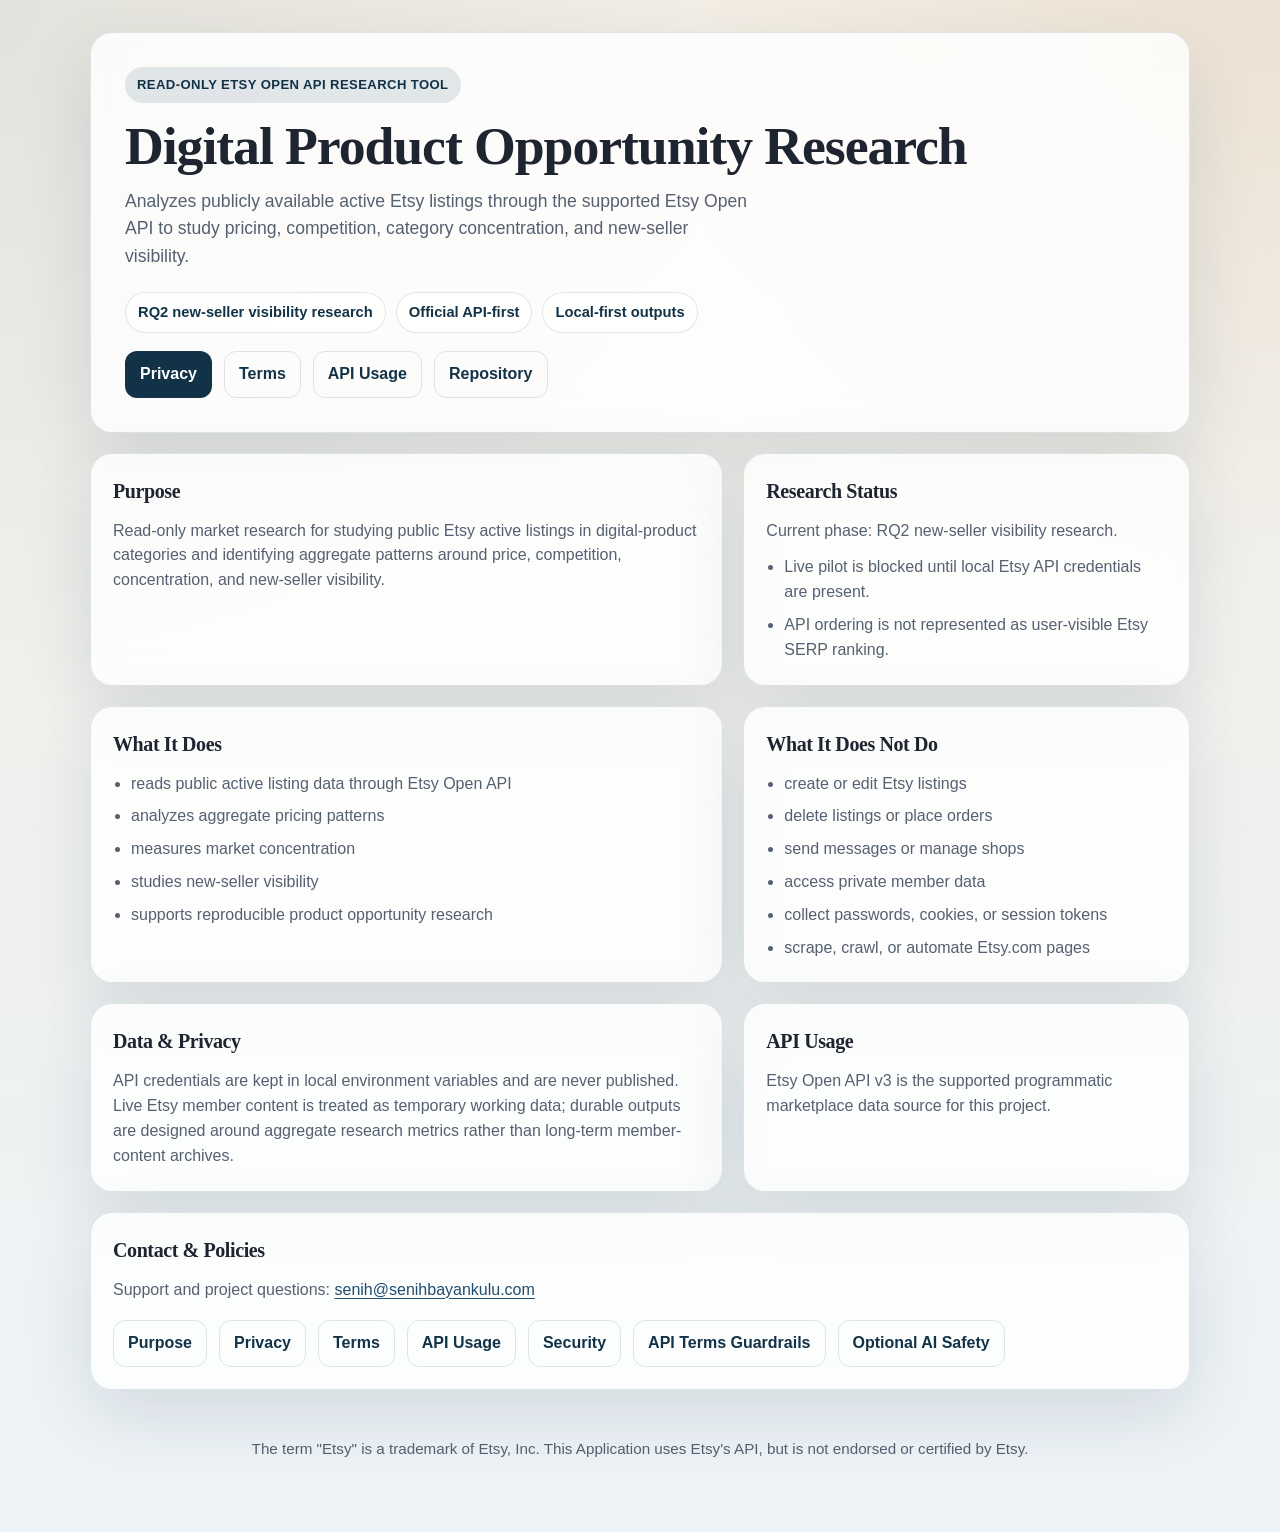
<file: docs/index.html>
<!doctype html>
<html lang="en">
  <head>
    <meta charset="utf-8" />
    <meta name="viewport" content="width=device-width, initial-scale=1" />
    <title>Digital Product Opportunity Research</title>
    <meta
      name="description"
      content="Read-only Etsy Open API research tool for public active listing analysis, pricing, competition, concentration, and new-seller visibility."
    />
    <link rel="stylesheet" href="styles.css" />
  </head>
  <body>
    <main class="page shell">
      <section class="hero">
        <span class="eyebrow">Read-only Etsy Open API research tool</span>
        <h1>Digital Product Opportunity Research</h1>
        <p class="subtitle">
          Analyzes publicly available active Etsy listings through the supported Etsy Open API to study pricing,
          competition, category concentration, and new-seller visibility.
        </p>
        <div class="meta">
          <span class="chip">RQ2 new-seller visibility research</span>
          <span class="chip">Official API-first</span>
          <span class="chip">Local-first outputs</span>
        </div>
        <nav class="nav" aria-label="Primary">
          <a class="button-link" href="privacy.html">Privacy</a>
          <a class="button-link secondary" href="https://github.com/senih25/etsy-digital-product-opportunity-research/blob/main/TERMS.md" target="_blank" rel="noreferrer">Terms</a>
          <a class="button-link secondary" href="api-usage.html">API Usage</a>
          <a
            class="button-link secondary"
            href="https://github.com/senih25/etsy-digital-product-opportunity-research"
            target="_blank"
            rel="noreferrer"
          >
            Repository
          </a>
        </nav>
      </section>

      <section class="grid" aria-label="Project summary">
        <article class="card span-7">
          <h2>Purpose</h2>
          <p>
            Read-only market research for studying public Etsy active listings in digital-product categories and
            identifying aggregate patterns around price, competition, concentration, and new-seller visibility.
          </p>
        </article>

        <article class="card span-5">
          <h2>Research Status</h2>
          <p>Current phase: RQ2 new-seller visibility research.</p>
          <ul class="list">
            <li>Live pilot is blocked until local Etsy API credentials are present.</li>
            <li>API ordering is not represented as user-visible Etsy SERP ranking.</li>
          </ul>
        </article>

        <article class="card span-7">
          <h2>What It Does</h2>
          <ul class="list">
            <li>reads public active listing data through Etsy Open API</li>
            <li>analyzes aggregate pricing patterns</li>
            <li>measures market concentration</li>
            <li>studies new-seller visibility</li>
            <li>supports reproducible product opportunity research</li>
          </ul>
        </article>

        <article class="card span-5">
          <h2>What It Does Not Do</h2>
          <ul class="list">
            <li>create or edit Etsy listings</li>
            <li>delete listings or place orders</li>
            <li>send messages or manage shops</li>
            <li>access private member data</li>
            <li>collect passwords, cookies, or session tokens</li>
            <li>scrape, crawl, or automate Etsy.com pages</li>
          </ul>
        </article>

        <article class="card span-7">
          <h2>Data &amp; Privacy</h2>
          <p>
            API credentials are kept in local environment variables and are never published. Live Etsy member content
            is treated as temporary working data; durable outputs are designed around aggregate research metrics rather
            than long-term member-content archives.
          </p>
        </article>

        <article class="card span-5">
          <h2>API Usage</h2>
          <p>Etsy Open API v3 is the supported programmatic marketplace data source for this project.</p>
        </article>

        <article class="card span-12">
          <h2>Contact &amp; Policies</h2>
          <p>Support and project questions: <a href="mailto:senih@senihbayankulu.com">senih@senihbayankulu.com</a></p>
          <div class="nav">
            <a class="button-link secondary" href="https://github.com/senih25/etsy-digital-product-opportunity-research/blob/main/PURPOSE.md" target="_blank" rel="noreferrer">Purpose</a>
            <a class="button-link secondary" href="https://github.com/senih25/etsy-digital-product-opportunity-research/blob/main/PRIVACY.md" target="_blank" rel="noreferrer">Privacy</a>
            <a class="button-link secondary" href="https://github.com/senih25/etsy-digital-product-opportunity-research/blob/main/TERMS.md" target="_blank" rel="noreferrer">Terms</a>
            <a class="button-link secondary" href="https://github.com/senih25/etsy-digital-product-opportunity-research/blob/main/API-USAGE.md" target="_blank" rel="noreferrer">API Usage</a>
            <a class="button-link secondary" href="https://github.com/senih25/etsy-digital-product-opportunity-research/blob/main/SECURITY.md" target="_blank" rel="noreferrer">Security</a>
            <a class="button-link secondary" href="https://github.com/senih25/etsy-digital-product-opportunity-research/blob/main/ETSY-API-TERMS-GUARDRAILS.md" target="_blank" rel="noreferrer">API Terms Guardrails</a>
            <a class="button-link secondary" href="https://github.com/senih25/etsy-digital-product-opportunity-research/blob/main/docs/NVIDIA-COST-AND-VENDOR-LOCKIN-GUARDRAILS.md" target="_blank" rel="noreferrer">Optional AI Safety</a>
          </div>
        </article>
      </section>

      <footer class="footer">
        <p>The term "Etsy" is a trademark of Etsy, Inc. This Application uses Etsy's API, but is not endorsed or certified by Etsy.</p>
      </footer>
    </main>
  </body>
</html>
</file>
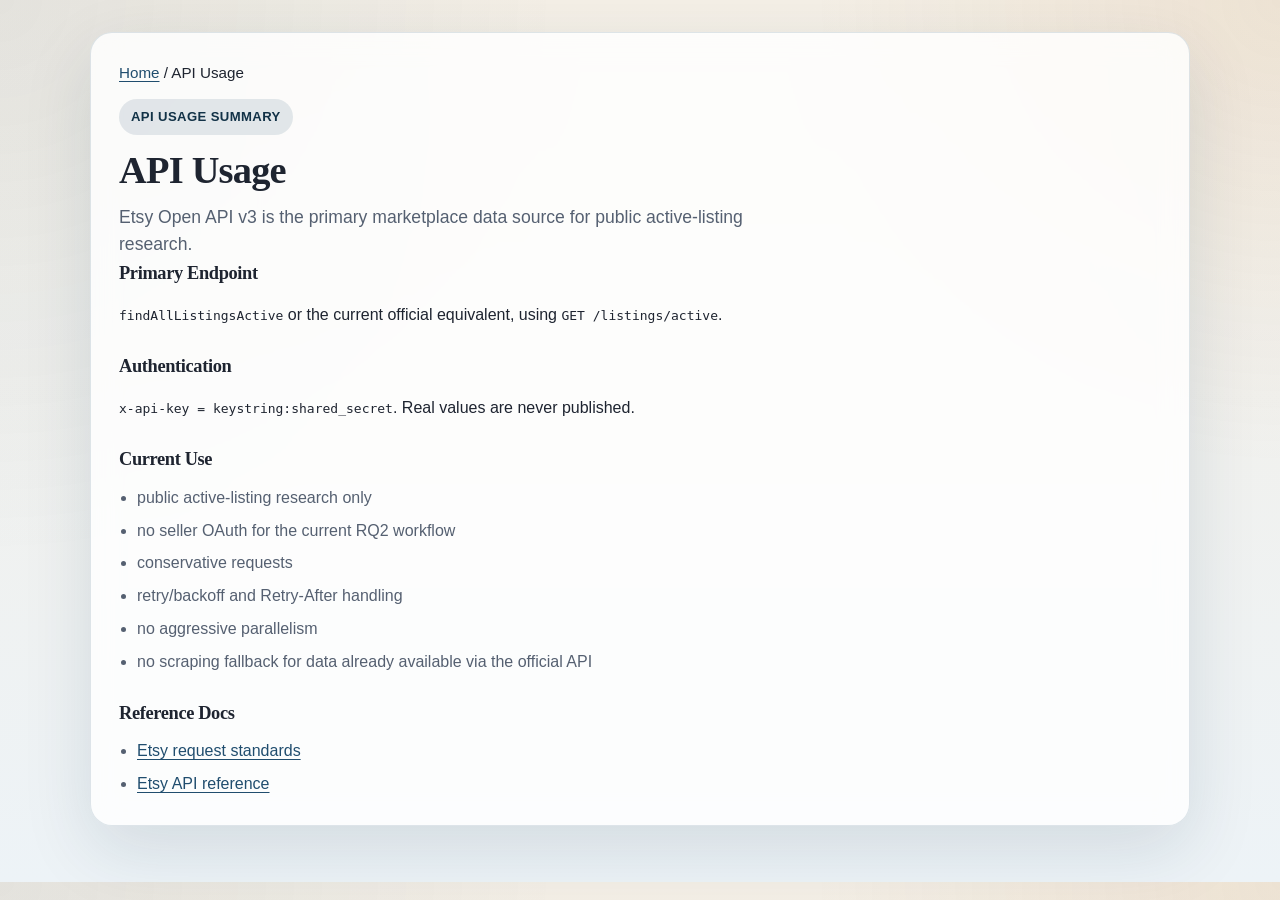
<file: docs/api-usage.html>
<!doctype html>
<html lang="en">
  <head>
    <meta charset="utf-8" />
    <meta name="viewport" content="width=device-width, initial-scale=1" />
    <title>API Usage - Digital Product Opportunity Research</title>
    <meta
      name="description"
      content="API usage summary for the Etsy digital product opportunity research repository and public landing page."
    />
    <link rel="stylesheet" href="styles.css" />
  </head>
  <body>
    <main class="page">
      <article class="hero doc">
        <div class="breadcrumb"><a href="index.html">Home</a> / API Usage</div>
        <span class="eyebrow">API usage summary</span>
        <h1>API Usage</h1>
        <p class="subtitle">
          Etsy Open API v3 is the primary marketplace data source for public active-listing research.
        </p>

        <section class="section">
          <h2>Primary Endpoint</h2>
          <p><code>findAllListingsActive</code> or the current official equivalent, using <code>GET /listings/active</code>.</p>
        </section>

        <section class="section">
          <h2>Authentication</h2>
          <p><code>x-api-key = keystring:shared_secret</code>. Real values are never published.</p>
        </section>

        <section class="section">
          <h2>Current Use</h2>
          <ul>
            <li>public active-listing research only</li>
            <li>no seller OAuth for the current RQ2 workflow</li>
            <li>conservative requests</li>
            <li>retry/backoff and Retry-After handling</li>
            <li>no aggressive parallelism</li>
            <li>no scraping fallback for data already available via the official API</li>
          </ul>
        </section>

        <section class="section">
          <h2>Reference Docs</h2>
          <ul>
            <li><a href="https://developers.etsy.com/documentation/essentials/requests" target="_blank" rel="noreferrer">Etsy request standards</a></li>
            <li><a href="https://developers.etsy.com/documentation/reference" target="_blank" rel="noreferrer">Etsy API reference</a></li>
          </ul>
        </section>
      </article>
    </main>
  </body>
</html>
</file>
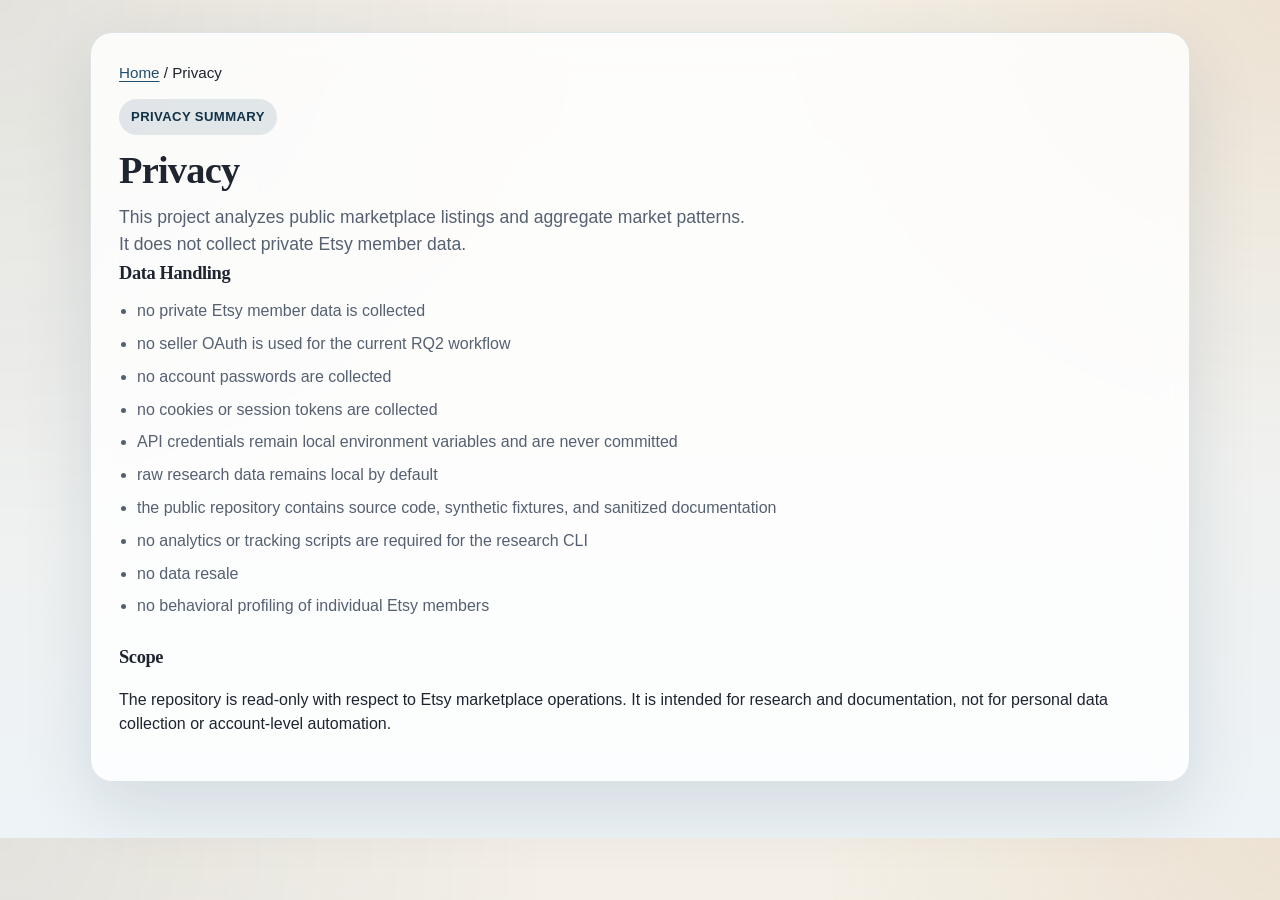
<file: docs/privacy.html>
<!doctype html>
<html lang="en">
  <head>
    <meta charset="utf-8" />
    <meta name="viewport" content="width=device-width, initial-scale=1" />
    <title>Privacy - Digital Product Opportunity Research</title>
    <meta
      name="description"
      content="Privacy summary for the Etsy digital product opportunity research repository and public landing page."
    />
    <link rel="stylesheet" href="styles.css" />
  </head>
  <body>
    <main class="page">
      <article class="hero doc">
        <div class="breadcrumb"><a href="index.html">Home</a> / Privacy</div>
        <span class="eyebrow">Privacy summary</span>
        <h1>Privacy</h1>
        <p class="subtitle">
          This project analyzes public marketplace listings and aggregate market patterns. It does not collect private
          Etsy member data.
        </p>

        <section class="section">
          <h2>Data Handling</h2>
          <ul>
            <li>no private Etsy member data is collected</li>
            <li>no seller OAuth is used for the current RQ2 workflow</li>
            <li>no account passwords are collected</li>
            <li>no cookies or session tokens are collected</li>
            <li>API credentials remain local environment variables and are never committed</li>
            <li>raw research data remains local by default</li>
            <li>the public repository contains source code, synthetic fixtures, and sanitized documentation</li>
            <li>no analytics or tracking scripts are required for the research CLI</li>
            <li>no data resale</li>
            <li>no behavioral profiling of individual Etsy members</li>
          </ul>
        </section>

        <section class="section">
          <h2>Scope</h2>
          <p>
            The repository is read-only with respect to Etsy marketplace operations. It is intended for research and
            documentation, not for personal data collection or account-level automation.
          </p>
        </section>
      </article>
    </main>
  </body>
</html>
</file>
<file: docs/styles.css>
:root {
  color-scheme: light;
  --bg: #f4efe6;
  --bg-alt: #edf3f7;
  --panel: rgba(255, 255, 255, 0.82);
  --panel-strong: #ffffff;
  --text: #1e2430;
  --muted: #556071;
  --accent: #204d6e;
  --accent-strong: #123247;
  --accent-soft: rgba(32, 77, 110, 0.12);
  --border: rgba(32, 77, 110, 0.14);
  --shadow: 0 24px 70px rgba(18, 50, 71, 0.12);
  --radius: 22px;
}

* {
  box-sizing: border-box;
}

html {
  scroll-behavior: smooth;
}

body {
  margin: 0;
  color: var(--text);
  background:
    radial-gradient(circle at top left, rgba(32, 77, 110, 0.08), transparent 36%),
    radial-gradient(circle at right top, rgba(180, 120, 54, 0.11), transparent 30%),
    linear-gradient(180deg, var(--bg), var(--bg-alt));
  font-family: "Segoe UI", "Helvetica Neue", Arial, sans-serif;
  line-height: 1.55;
}

a {
  color: var(--accent);
  text-decoration-thickness: 1px;
  text-underline-offset: 3px;
}

a:hover {
  color: var(--accent-strong);
}

.page {
  width: min(1100px, calc(100% - 32px));
  margin: 0 auto;
  padding: 32px 0 56px;
}

.shell {
  display: grid;
  gap: 20px;
}

.hero,
.card {
  background: var(--panel);
  border: 1px solid var(--border);
  border-radius: var(--radius);
  box-shadow: var(--shadow);
  backdrop-filter: blur(14px);
}

.hero {
  padding: 34px;
}

.eyebrow {
  display: inline-flex;
  align-items: center;
  gap: 8px;
  padding: 8px 12px;
  border-radius: 999px;
  background: var(--accent-soft);
  color: var(--accent-strong);
  font-size: 0.82rem;
  font-weight: 700;
  letter-spacing: 0.03em;
  text-transform: uppercase;
}

h1,
h2 {
  margin: 0;
  font-family: "Iowan Old Style", "Palatino Linotype", "Book Antiqua", Georgia, serif;
  font-weight: 700;
  letter-spacing: -0.02em;
}

h1 {
  margin-top: 16px;
  font-size: clamp(2.4rem, 4.2vw, 4.2rem);
  line-height: 1.02;
}

.subtitle {
  margin: 14px 0 0;
  max-width: 64ch;
  font-size: 1.1rem;
  color: var(--muted);
}

.meta {
  display: flex;
  flex-wrap: wrap;
  gap: 10px;
  margin-top: 22px;
}

.chip {
  padding: 8px 12px;
  border-radius: 999px;
  background: rgba(255, 255, 255, 0.75);
  border: 1px solid var(--border);
  color: var(--accent-strong);
  font-size: 0.92rem;
  font-weight: 600;
}

.grid {
  display: grid;
  gap: 20px;
  grid-template-columns: repeat(12, minmax(0, 1fr));
}

.card {
  padding: 22px;
}

.span-7 {
  grid-column: span 7;
}

.span-5 {
  grid-column: span 5;
}

.span-12 {
  grid-column: span 12;
}

.card h2 {
  font-size: 1.25rem;
  margin-bottom: 12px;
}

.card p {
  margin: 0;
  color: var(--muted);
}

.list {
  margin: 12px 0 0;
  padding-left: 18px;
  color: var(--muted);
}

.list li + li {
  margin-top: 8px;
}

.nav {
  display: flex;
  flex-wrap: wrap;
  gap: 12px;
  margin-top: 18px;
}

.button-link {
  display: inline-flex;
  align-items: center;
  gap: 8px;
  padding: 10px 14px;
  border-radius: 12px;
  background: var(--accent-strong);
  color: #fff;
  text-decoration: none;
  font-weight: 700;
  border: 1px solid transparent;
}

.button-link.secondary {
  background: transparent;
  color: var(--accent-strong);
  border-color: var(--border);
}

.button-link:hover {
  transform: translateY(-1px);
}

.footer {
  padding: 12px 4px 0;
  color: var(--muted);
  font-size: 0.95rem;
  text-align: center;
}

.doc {
  padding: 28px;
}

.doc h1 {
  font-size: clamp(2rem, 3vw, 3rem);
}

.doc .section + .section {
  margin-top: 24px;
}

.doc .section h2 {
  margin-bottom: 10px;
  font-size: 1.15rem;
}

.doc ul {
  margin: 12px 0 0;
  padding-left: 18px;
  color: var(--muted);
}

.doc li + li {
  margin-top: 8px;
}

.breadcrumb {
  margin-bottom: 14px;
  font-size: 0.95rem;
}

@media (max-width: 860px) {
  .span-7,
  .span-5,
  .span-12 {
    grid-column: span 12;
  }

  .hero,
  .card,
  .doc {
    padding: 20px;
  }
}
</file>
